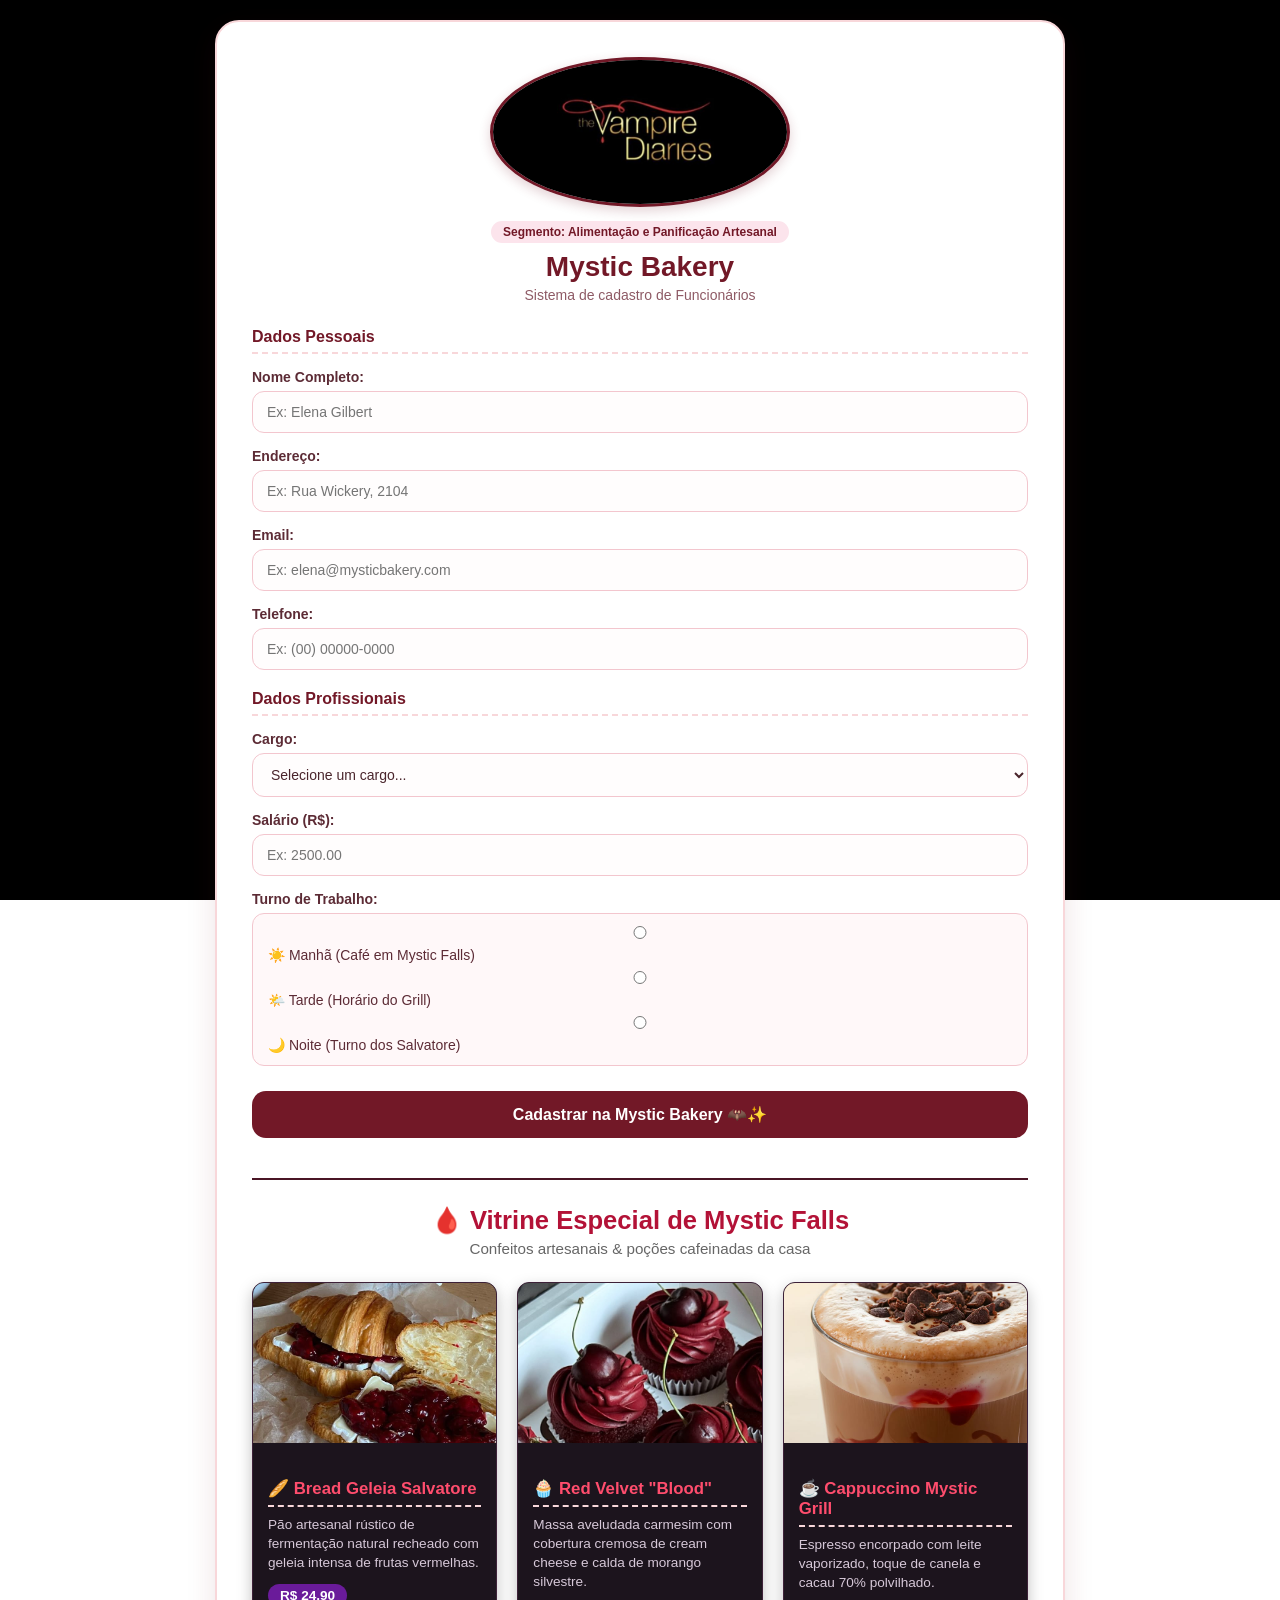
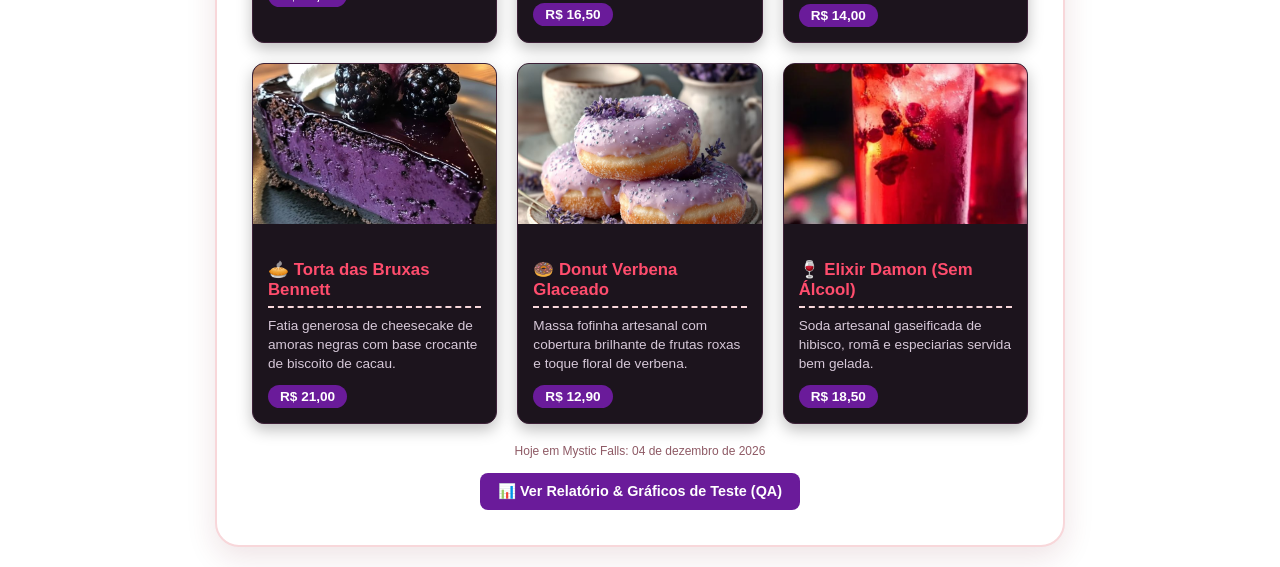
<file: index.html>
<!DOCTYPE html>
<html lang="pt-BR">

<head>
    <meta charset="UTF-8">
    <meta name="viewport" content="width=device-width, initial-scale=1.0">
    <title>Mystic Bakery - Cadastro</title>
    <link rel="stylesheet" href="style.css">
</head>

<body>

    <div class="container">
        <header class="header">
            <div class="logo">
                <img src="logo.png.jfif" alt="Logo da Mystic Bakery">
            </div>
            <span>Segmento: Alimentação e Panificação Artesanal</span>
            <h1>Mystic Bakery</h1>
            <p>Sistema de cadastro de Funcionários</p>
        </header>

        <main>
            <form id="form-cadastro">
                <h3>Dados Pessoais</h3>
                
                <div class="campo">
                    <label for="nome">Nome Completo:</label>
                    <input type="text" id="nome" name="nome" placeholder="Ex: Elena Gilbert" required>
                </div>

                <div class="campo">
                    <label for="endereco">Endereço:</label>
                    <input type="text" id="endereco" name="endereco" placeholder="Ex: Rua Wickery, 2104" required>
                </div>

                <div class="campo">
                    <label for="email">Email:</label>
                    <input type="email" id="email" name="email" placeholder="Ex: elena@mysticbakery.com" required>
                </div>

                <div class="campo">
                    <label for="telefone">Telefone:</label>
                    <input type="tel" id="telefone" name="telefone" placeholder="Ex: (00) 00000-0000" required>
                </div>

                <!-- NOVA SEÇÃO: DADOS PROFISSIONAIS -->
                <h3>Dados Profissionais</h3>

                <!-- 1. Campo de Cargo (Select com 4 opções) -->
                <div class="campo">
                    <label for="cargo">Cargo:</label>
                    <select id="cargo" name="cargo" required>
                        <option value="">Selecione um cargo...</option>
                        <option value="padeiro">Mestre Padeiro(a)</option>
                        <option value="confeiteiro">Confeiteiro(a) Artesanal</option>
                        <option value="barista">Barista & Atendente</option>
                        <option value="gerente">Gerente de Loja</option>
                    </select>
                </div>

                <!-- 2. Campo de Salário (Numérico em R$) -->
                <div class="campo">
                    <label for="salario">Salário (R$):</label>
                    <input type="number" id="salario" name="salario" step="0.01" min="0" placeholder="Ex: 2500.00" required>
                </div>

                                <!-- Turno (Obrigatório pela atividade!) -->
                <div class="campo">
                    <label>Turno de Trabalho:</label>
                    <div class="opcoes-turno">
                        <input type="radio" id="manha" name="turno" value="Manhã" required>
                        <label for="manha">☀️ Manhã (Café em Mystic Falls)</label>

                        <input type="radio" id="tarde" name="turno" value="Tarde">
                        <label for="tarde">🌤️ Tarde (Horário do Grill)</label>

                        <input type="radio" id="noite" name="turno" value="Noite">
                        <label for="noite">🌙 Noite (Turno dos Salvatore)</label>
                    </div>
                </div>

                <button type="submit" class="btn-cadastrar">Cadastrar na Mystic Bakery 🦇✨</button>
            </form>

        </main>

                    <!-- Vitrine Temática Mystic Bakery -->
            <section class="vitrine-mystic">
                <h2>🩸 Vitrine Especial de Mystic Falls</h2>
                <p class="subtitulo-vitrine">Confeitos artesanais & poções cafeinadas da casa</p>

                <div class="cards-produtos">
                    <!-- Item 1 -->
                    <div class="produto-card">
                        <img src="geleia.png.jfif" alt="Bread Geleia Salvatore">
                        <div class="produto-info">
                            <h3>🥖 Bread Geleia Salvatore</h3>
                            <p>Pão artesanal rústico de fermentação natural recheado com geleia intensa de frutas vermelhas.</p>
                            <span class="tag-preco">R$ 24,90</span>
                        </div>
                    </div>

                    <!-- Item 2 -->
                    <div class="produto-card">
                        <img src="cupcake.png.jfif" alt="Cupcake Red Velvet Blood">
                        <div class="produto-info">
                            <h3>🧁 Red Velvet "Blood"</h3>
                            <p>Massa aveludada carmesim com cobertura cremosa de cream cheese e calda de morango silvestre.</p>
                            <span class="tag-preco">R$ 16,50</span>
                        </div>
                    </div>

                    <!-- Item 3 -->
                    <div class="produto-card">
                        <img src="capuccino.png.jfif" alt="Cappuccino do Mystic Grill">
                        <div class="produto-info">
                            <h3>☕ Cappuccino Mystic Grill</h3>
                            <p>Espresso encorpado com leite vaporizado, toque de canela e cacau 70% polvilhado.</p>
                            <span class="tag-preco">R$ 14,00</span>
                        </div>
                    </div>

                    <!-- Item 4 -->
                    <div class="produto-card">
                        <img src="torta.png.jfif" alt="Torta das Bruxas Bennett">
                        <div class="produto-info">
                            <h3>🥧 Torta das Bruxas Bennett</h3>
                            <p>Fatia generosa de cheesecake de amoras negras com base crocante de biscoito de cacau.</p>
                            <span class="tag-preco">R$ 21,00</span>
                        </div>
                    </div>

                                        <!-- Item 5 -->
                    <div class="produto-card">
                        <img src="donut.png.jfif" alt="Donut Verbena Glaceado">
                        <div class="produto-info">
                            <h3>🍩 Donut Verbena Glaceado</h3>
                            <p>Massa fofinha artesanal com cobertura brilhante de frutas roxas e toque floral de verbena.</p>
                            <span class="tag-preco">R$ 12,90</span>
                        </div>
                    </div>

                    <!-- Item 6 -->
                    <div class="produto-card">
                        <img src="soda.png.jfif" alt="Elixir Bourbon & Frutas Vermelhas">
                        <div class="produto-info">
                            <h3>🍷 Elixir Damon (Sem Álcool)</h3>
                            <p>Soda artesanal gaseificada de hibisco, romã e especiarias servida bem gelada.</p>
                            <span class="tag-preco">R$ 18,50</span>
                        </div>
                    </div>

                </div>
            </section>


                      <footer>
            <p class="data-hoje">Hoje em Mystic Falls: <time id="data-hoje"></time></p>
            <div style="margin-top: 15px; text-align: center;">
                <a href="relatorio-qa.html" style="display: inline-block; padding: 10px 18px; background-color: #6a1b9a; color: #ffffff; text-decoration: none; border-radius: 8px; font-weight: bold; font-size: 0.9rem;">
                    📊 Ver Relatório & Gráficos de Teste (QA)
                </a>
            </div>
        </footer>

    </div>

    <script src="script.js"></script>
</body>


</html>
</file>
<file: style.css>
/* 1. Reset básico: tira as margens tortas que o navegador coloca sozinho */
* {
    margin: 0;
    padding: 0;
    box-sizing: border-box;
    font-family: 'Segoe UI', Tahoma, Geneva, Verdana, sans-serif;
}

/* 2. Fundo da página (cor de creme/baunilha rosado bem fofo!) */
body {
    color: #4A252C;
    /* Marrom avermelhado escuro para o texto ficar suave */
    display: flex;
    justify-content: center;
    /* Centraliza tudo na horizontal */
    align-items: center;
    /* Centraliza na vertical */
    min-height: 100vh;
    /* Faz o fundo ocupar 100% da altura da tela */
    padding: 20px;
    background-image: url(logo.png.jfif); /* Mantenha o nome do seu arquivo aqui */
    background-repeat: no-repeat;           /* Impede a imagem de repetir! */
    background-size: cover;                 /* Estica para cobrir a tela inteira sem distorcer */
    background-position: center;            /* Centraliza a logo na tela */
    background-attachment: fixed;           /* Deixa o fundo parado enquanto você rola a página */
}


/* 3. O cartão principal do formulário */
.container {
    background-color: #FFFFFF;
    width: 100%;
    max-width: 850px;
    /* Largura elegante, nem fina nem gigante */
    padding: 35px;
    /* Espaço interno para os textos "respirarem" */
    border-radius: 24px;
    /* Cantos bem arredondados (segredo do visual fofo!) */
    box-shadow: 0 10px 30px rgba(114, 24, 39, 0.12);
    /* Sombrinha cor de vinho */
    border: 2px solid #F8D7DA;
    /* Borda rosinha pastel delicada */
}

/* 4. Estilizando o Cabeçalho e a Logo */
.header {
    text-align: center;
    margin-bottom: 25px;
}

.logo img {
    width: 300px;
    /* Tamanho ideal para a logo */
    height: 150px;
    object-fit: cover;
    /* Não deixa a imagem ficar esticada/achatada */
    border-radius: 50%;
    /* Deixa a logo redondinha igual um selo! */
    border: 3px solid #721827;
    /* Borda vinho Salvatore */
    margin-bottom: 10px;
    box-shadow: 0 4px 12px rgba(114, 24, 39, 0.2);
}

.header span {
    display: inline-block;
    background-color: #FCE4EC;
    /* Etiqueta rosinha pastel */
    color: #721827;
    font-size: 12px;
    font-weight: bold;
    padding: 4px 12px;
    border-radius: 20px;
    margin-bottom: 8px;
}

.header h1 {
    color: #721827;
    /* Vinho elegante para o nome da padaria */
    font-size: 28px;
    margin-bottom: 4px;
}

.header p {
    color: #8E5A65;
    font-size: 14px;
}

/* 5. Títulos das seções (Dados Pessoais / Dados Profissionais) */
h3 {
    color: #721827;
    font-size: 16px;
    border-bottom: 2px dashed #F8D7DA;
    /* Linha pontilhada fofa */
    padding-bottom: 6px;
    margin: 20px 0 15px 0;
}

/* 6. Caixinhas de digitar (Inputs e Select) */
.campo {
    margin-bottom: 15px;
    display: flex;
    flex-direction: column;
    /* Coloca o texto em cima e a caixa embaixo */
}

.campo label {
    font-size: 14px;
    font-weight: 600;
    margin-bottom: 6px;
    color: #5C2B35;
}

.campo input[type="text"],
.campo input[type="email"],
.campo input[type="tel"],
.campo input[type="number"],
.campo select {
    padding: 12px 14px;
    border: 1.5px solid #F3C6CE;
    border-radius: 12px;
    /* Cantos arredondados nas caixinhas */
    background-color: #FFFDFD;
    font-size: 14px;
    color: #4A252C;
    outline: none;
    transition: all 0.3s ease;
    /* Deixa a mudança de cor suave */
}

/* Efeito mágico quando a pessoa clica dentro da caixa para digitar! */
.campo input:focus,
.campo select:focus {
    border-color: #721827;
    box-shadow: 0 0 0 3px rgba(114, 24, 39, 0.12);
}

/* 7. Opções de Turno (Radio Buttons fofos!) */
.opcoes-turno {
    display: flex;
    flex-direction: column;
    gap: 8px;
    background-color: #FFF8F9;
    padding: 12px 15px;
    border-radius: 12px;
    border: 1.5px solid #F3C6CE;
}

.opcoes-turno label {
    font-weight: normal;
    margin-bottom: 0;
    cursor: pointer;
}

/* 8. Botão de Cadastrar (Estilo Salvatore!) */
.btn-cadastrar {
    width: 100%;
    padding: 14px;
    margin-top: 10px;
    background-color: #721827;
    /* Vinho elegante */
    color: #FFFFFF;
    font-size: 16px;
    font-weight: bold;
    border: none;
    border-radius: 14px;
    cursor: pointer;
    transition: background-color 0.3s ease, transform 0.2s ease;
}

/* Efeito quando passa o mouse por cima do botão */
.btn-cadastrar:hover {
    background-color: #922235;
    transform: translateY(-2px);
    /* Dá um pulinho fofo para cima! */
}

/* 9. Rodapé */
footer {
    text-align: center;
    margin-top: 20px;
    font-size: 12px;
    color: #8E5A65;
}
/* === VITRINE TEMÁTICA MYSTIC BAKERY === */
.vitrine-mystic {
    margin-top: 40px;
    padding-top: 25px;
    border-top: 2px solid #4a1525;
    text-align: center;
}

.vitrine-mystic h2 {
    color: #b31237;
    font-size: 1.6rem;
    margin-bottom: 5px;
}

.subtitulo-vitrine {
    color: #666;
    font-size: 0.95rem;
    margin-bottom: 25px;
}

.cards-produtos {
    display: grid;
    grid-template-columns: repeat(auto-fit, minmax(220px, 1fr));
    gap: 20px;
    text-align: left;
}

.produto-card {
    background: #1c141d;
    border: 1px solid #3d2138;
    border-radius: 12px;
    overflow: hidden;
    color: #f5f5f5;
    box-shadow: 0 6px 15px rgba(0, 0, 0, 0.25);
    transition: transform 0.3s ease, box-shadow 0.3s ease;
}

.produto-card:hover {
    transform: translateY(-6px);
    box-shadow: 0 10px 22px rgba(179, 18, 55, 0.35);
}

.produto-card img {
    width: 100%;
    height: 160px;
    object-fit: cover;
    display: block;
}

.produto-info {
    padding: 15px;
}

.produto-info h3 {
    color: #ff4d6d;
    font-size: 1.05rem;
    margin-bottom: 8px;
}

.produto-info p {
    font-size: 0.85rem;
    color: #d6c8d8;
    line-height: 1.4;
    margin-bottom: 12px;
}

.tag-preco {
    display: inline-block;
    background: #6a1b9a;
    color: #fff;
    font-weight: bold;
    font-size: 0.85rem;
    padding: 4px 12px;
    border-radius: 20px;
}
</file>
